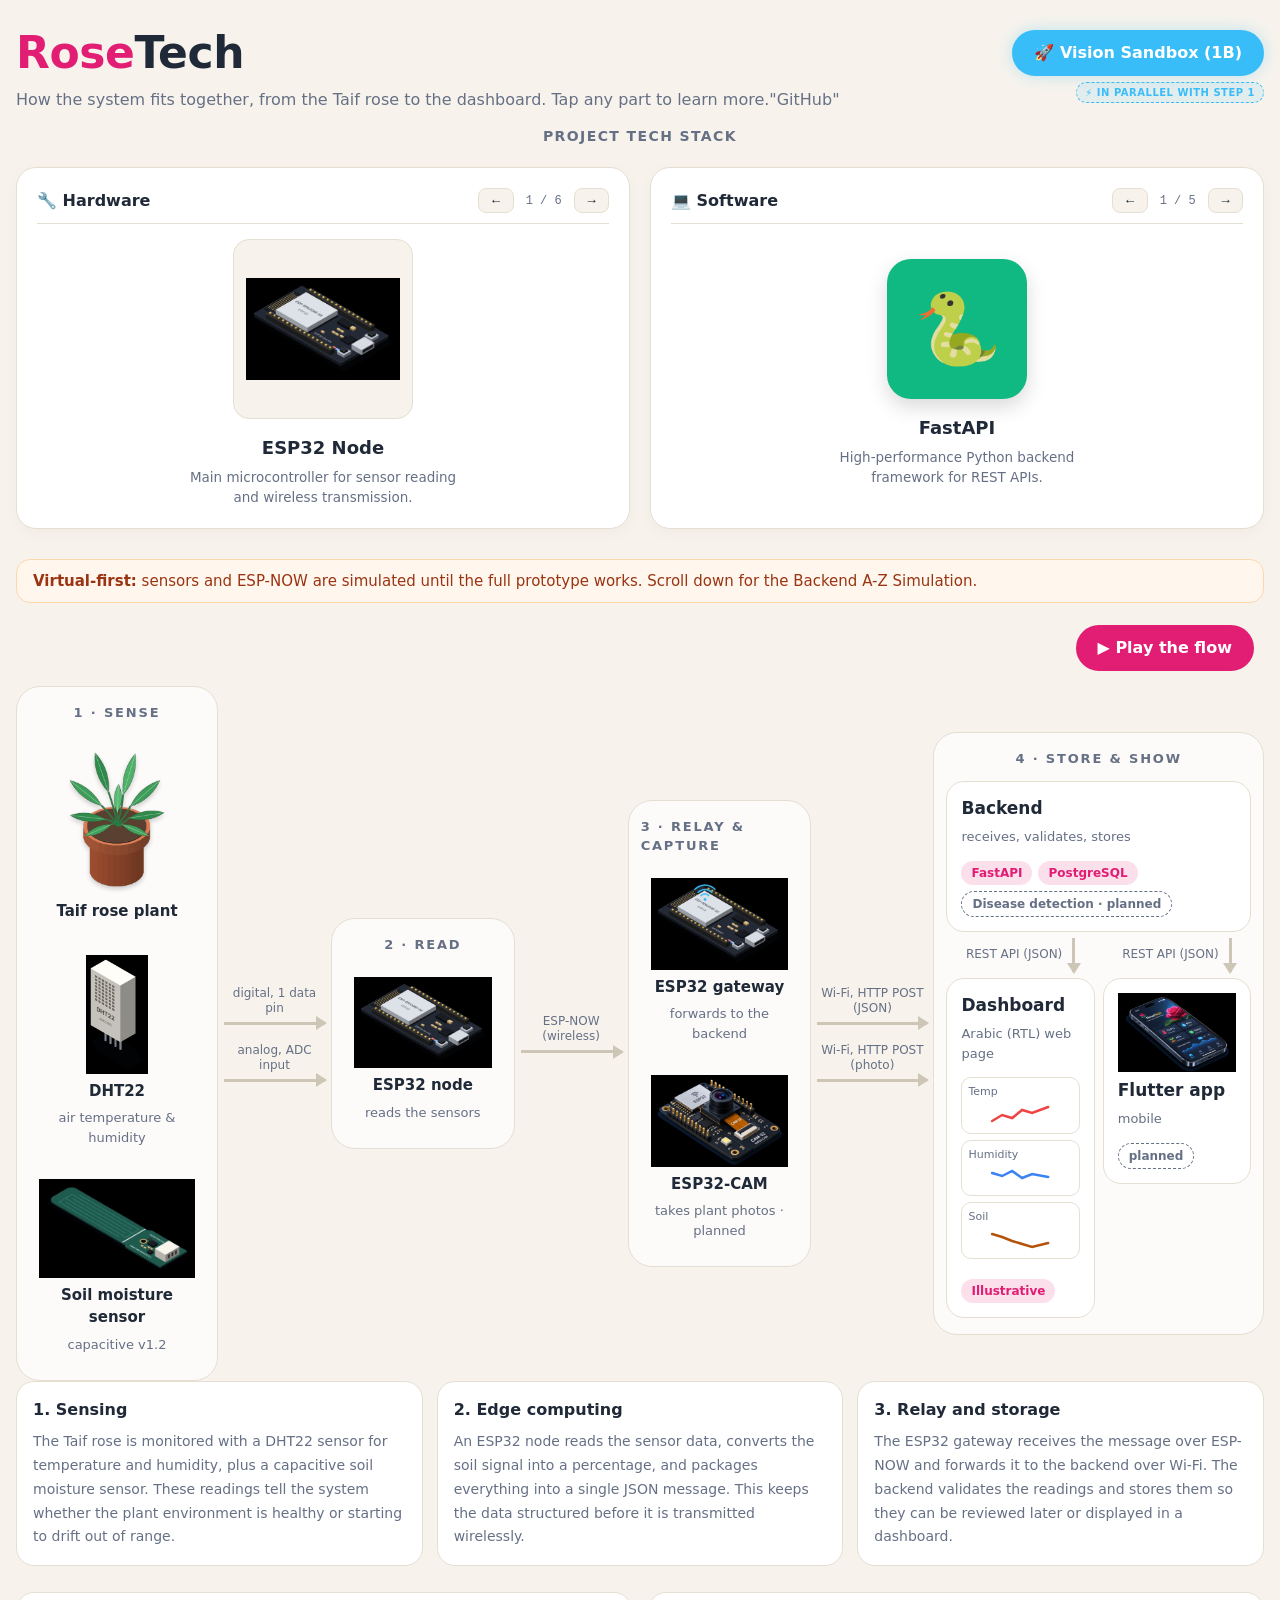
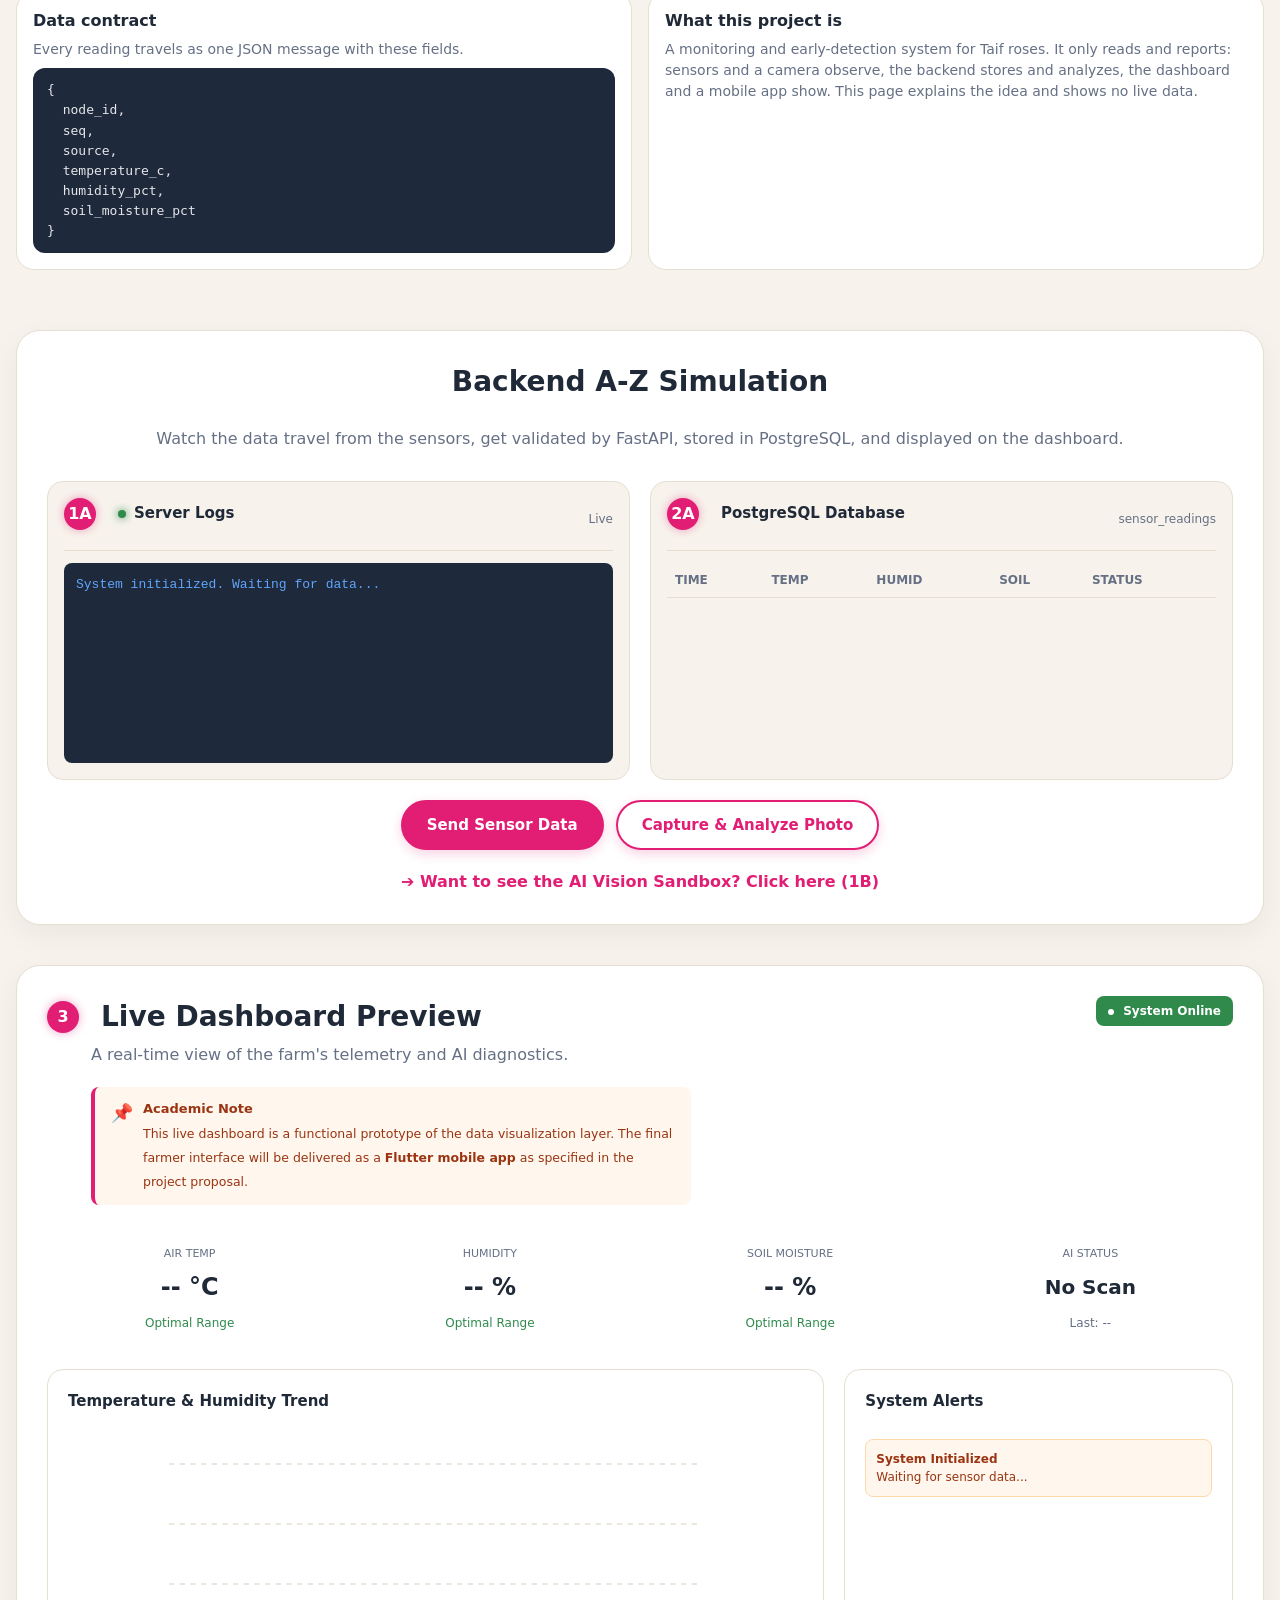
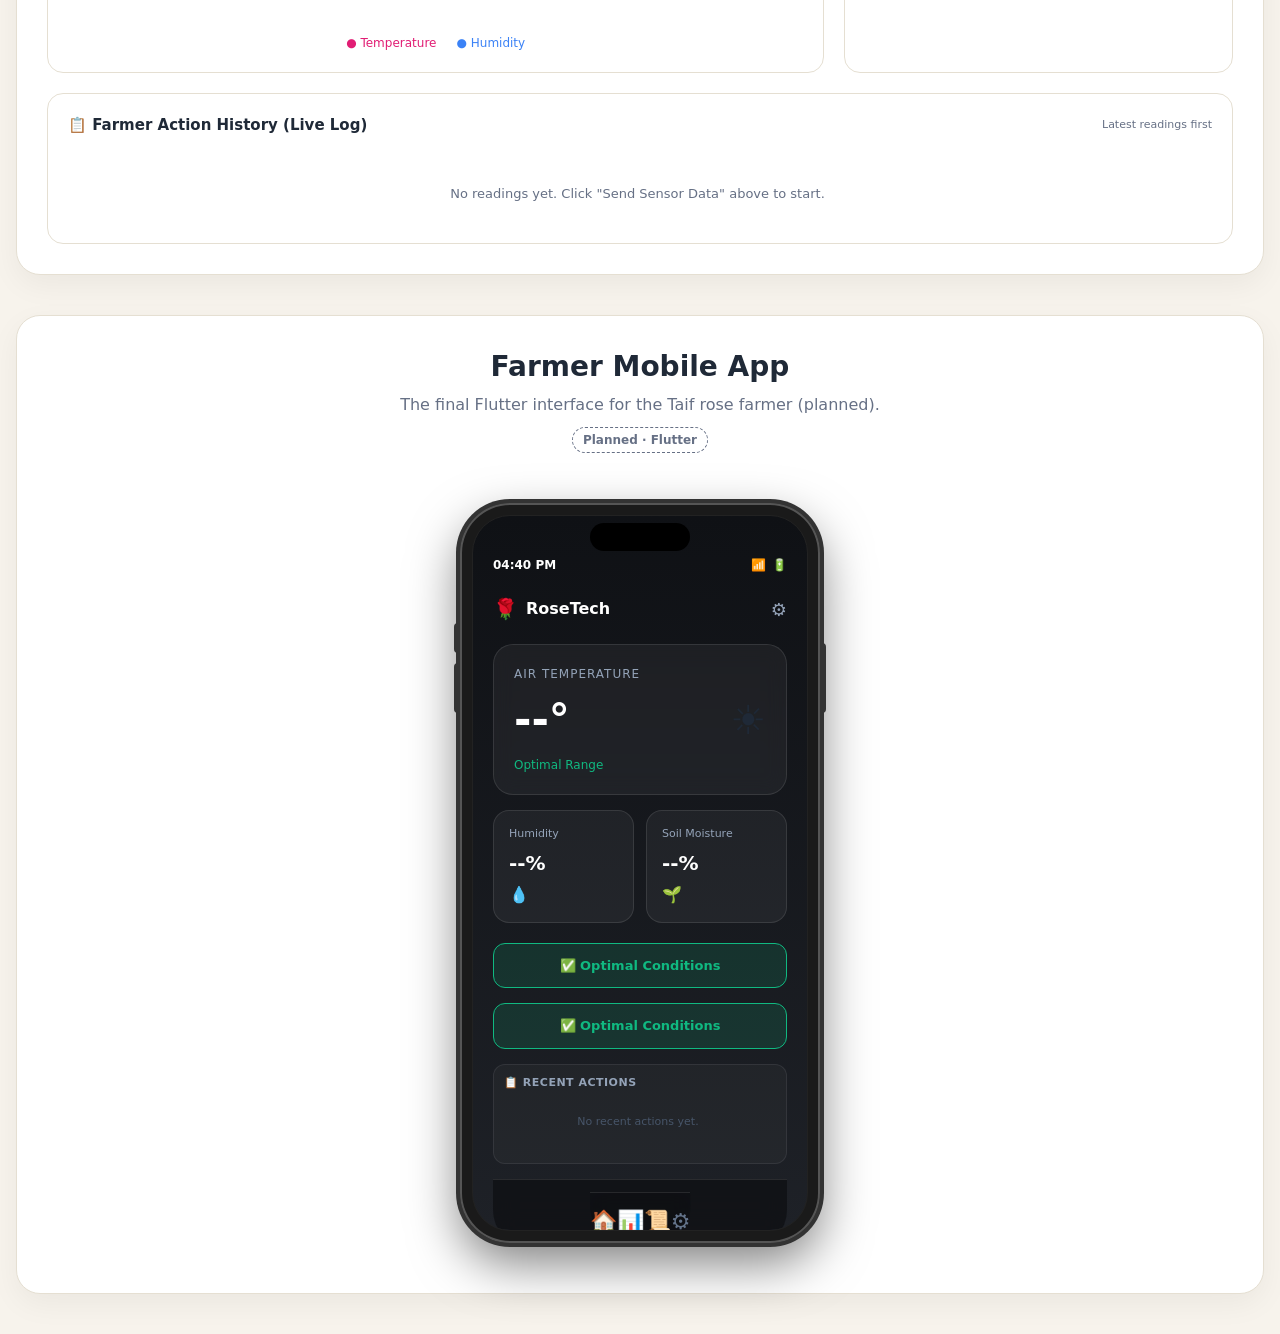
<file: index.html>
<!doctype html>
<html lang="en">
<head>
  <meta charset="utf-8">
  <meta name="viewport" content="width=device-width, initial-scale=1, viewport-fit=cover">
  <title>RoseTech: AIoT for Taif Rose</title>
  <link rel="stylesheet" href="style.css">
</head>
<body>

<header>
  <div>
    <h1><span class="r">Rose</span>Tech</h1>
    <p>How the system fits together, from the Taif rose to the dashboard. Tap any part to learn more."GitHub"</p>
  </div>
  
  <div style="display: flex; flex-direction: column; align-items: flex-end; gap: 6px;">
    <a href="cv-sandbox.html" class="btn" style="background: #38bdf8; border-color: #38bdf8; color: #fff; text-decoration: none; display: inline-flex; align-items: center; gap: 6px; box-shadow: 0 0 15px rgba(56, 189, 248, 0.3);">
      🚀 Vision Sandbox (1B)
    </a>
    <span class="parallel-badge" style="margin-left: 0; font-size: 10px; padding: 2px 8px;">
      ⚡ In Parallel with Step 1
    </span>
  </div>
</header>

<!-- =========================================
     TECH STACK SHOWCASE (NEW)
     ========================================= -->
<section class="tech-stack-section">
  <div class="tech-stack-title">Project Tech Stack</div>
  
  <div class="tech-stack-grid">
    <!-- Hardware Carousel -->
    <div class="stack-window hardware-window">
      <div class="stack-header">
        <h3>🔧 Hardware</h3>
        <div class="stack-nav">
          <button class="stack-btn" id="hw-prev">←</button>
          <span id="hw-counter">1 / 6</span>
          <button class="stack-btn" id="hw-next">→</button>
        </div>
      </div>
      <div class="stack-content">
        <img id="hw-image" src="images/esp32.jpeg" alt="Hardware Component" onerror="this.src='https://cdn-icons-png.flaticon.com/512/2103/2103391.png'">
        <div class="stack-info">
          <h4 id="hw-name">ESP32 Node</h4>
          <p id="hw-desc">Main microcontroller for sensor reading and wireless transmission.</p>
        </div>
      </div>
    </div>

    <!-- Software Carousel -->
    <div class="stack-window software-window">
      <div class="stack-header">
        <h3>💻 Software</h3>
        <div class="stack-nav">
          <button class="stack-btn" id="sw-prev">←</button>
          <span id="sw-counter">1 / 5</span>
          <button class="stack-btn" id="sw-next">→</button>
        </div>
      </div>
      <div class="stack-content">
        <div id="sw-icon" class="sw-icon" style="background: #10b981;">🐍</div>
        <div class="stack-info">
          <h4 id="sw-name">FastAPI</h4>
          <p id="sw-desc">High-performance Python backend framework for REST APIs.</p>
        </div>
      </div>
    </div>
  </div>
</section>
<div class="banner"><b>Virtual-first:</b> sensors and ESP-NOW are simulated until the full prototype works. Scroll down for the Backend A-Z Simulation.</div>
<!-- Play Button (Moved here) -->
<div class="flow-play-container">
  <button class="btn" id="play">▶ Play the flow</button>
</div>
<main class="flow">
  <!-- Stage 1: Sense -->
  <section class="stage"><h2>1 · Sense</h2>
    <button class="comp" data-id="plant">
      <img class="i-plant" src="images/plant.png" alt="Potted plant" onerror="this.src='https://cdn-icons-png.flaticon.com/512/1884/1884894.png'">
      <b>Taif rose plant</b>
    </button>
    <button class="comp" data-id="dht22">
      <img class="i-dht" src="images/dht22.jpeg" alt="DHT22 sensor" onerror="this.src='https://cdn-icons-png.flaticon.com/512/2933/2933221.png'">
      <b>DHT22</b><small>air temperature & humidity</small>
    </button>
    <button class="comp" data-id="soil">
      <img class="i-soil" src="images/soil.jpeg" alt="Capacitive soil moisture sensor" onerror="this.src='https://cdn-icons-png.flaticon.com/512/3125/3125732.png'">
      <b>Soil moisture sensor</b><small>capacitive v1.2</small>
    </button>
  </section>

  <div class="conn">
    <div class="arrow" data-c="c1a"><span>digital, 1 data pin</span><i></i></div>
    <div class="arrow" data-c="c1b"><span>analog, ADC input</span><i></i></div>
  </div>

  <!-- Stage 2: Read -->
  <section class="stage"><h2>2 · Read</h2>
    <button class="comp" data-id="node">
      <img class="i-board" src="images/esp32.jpeg" alt="ESP32 node board" onerror="this.src='https://cdn-icons-png.flaticon.com/512/2103/2103391.png'">
      <b>ESP32 node</b><small>reads the sensors</small>
    </button>
  </section>

  <div class="conn"><div class="arrow" data-c="c2"><span>ESP-NOW (wireless)</span><i></i></div></div>

  <!-- Stage 3: Relay & Capture -->
  <section class="stage"><h2>3 · Relay & Capture</h2>
    <button class="comp" data-id="gateway">
      <img class="i-board" src="images/gateway.jpeg" alt="ESP32 gateway board" onerror="this.src='https://cdn-icons-png.flaticon.com/512/1041/1041916.png'">
      <b>ESP32 gateway</b><small>forwards to the backend</small>
    </button>
    <button class="comp" data-id="cam">
      <img class="i-board" src="images/cam.jpeg" alt="ESP32-CAM board" onerror="this.src='https://cdn-icons-png.flaticon.com/512/685/685655.png'">
      <b>ESP32-CAM</b><small>takes plant photos · planned</small>
    </button>
  </section>

  <div class="conn">
    <div class="arrow" data-c="c3a"><span>Wi-Fi, HTTP POST (JSON)</span><i></i></div>
    <div class="arrow" data-c="c3b"><span>Wi-Fi, HTTP POST (photo)</span><i></i></div>
  </div>

  <!-- Stage 4: Store & Show -->
  <section class="stage"><h2>4 · Store & Show</h2>
    <div class="s4">
      <button class="comp card span" data-id="backend"><b>Backend</b><small>receives, validates, stores</small>
        <span class="chips"><span class="chip">FastAPI</span><span class="chip">PostgreSQL</span><span class="chip plan">Disease detection · planned</span></span>
      </button>
      <div class="arrow v" data-c="c4a"><span>REST API (JSON)</span><i></i></div>
      <div class="arrow v" data-c="c4b"><span>REST API (JSON)</span><i></i></div>
      <button class="comp card" data-id="dashboard"><b>Dashboard</b><small>Arabic (RTL) web page</small>
        <span class="tiles">
          <span class="tile">Temp<svg viewBox="0 0 60 24"><polyline points="2,18 12,12 22,15 32,7 42,10 58,4" fill="none" stroke="#ef4444" stroke-width="2.5" stroke-linecap="round"/></svg></span>
          <span class="tile">Humidity<svg viewBox="0 0 60 24"><polyline points="2,8 12,11 22,6 32,13 42,9 58,12" fill="none" stroke="#3b82f6" stroke-width="2.5" stroke-linecap="round"/></svg></span>
          <span class="tile">Soil<svg viewBox="0 0 60 24"><polyline points="2,6 12,9 22,13 32,16 42,19 58,15" fill="none" stroke="#b45309" stroke-width="2.5" stroke-linecap="round"/></svg></span>
        </span><span class="chips"><span class="chip">Illustrative</span></span>
      </button>
      <button class="comp card" data-id="app">
        <img class="i-app" src="images/app.jpeg" alt="Mobile app screen" onerror="this.src='https://cdn-icons-png.flaticon.com/512/2953/2953952.png'">
        <b>Flutter app</b><small>mobile</small>
        <span class="chips"><span class="chip plan">planned</span></span>
      </button>
    </div>
  </section>
</main>

<!-- EXPLAIN SECTION -->

  </div>
  <div class="explain-grid">
    <article class="explain-card">
      <h3>1. Sensing</h3>
      <p>The Taif rose is monitored with a DHT22 sensor for temperature and humidity, plus a capacitive soil moisture sensor. These readings tell the system whether the plant environment is healthy or starting to drift out of range.</p>
    </article>
    <article class="explain-card">
      <h3>2. Edge computing</h3>
      <p>An ESP32 node reads the sensor data, converts the soil signal into a percentage, and packages everything into a single JSON message. This keeps the data structured before it is transmitted wirelessly.</p>
    </article>
    <article class="explain-card">
      <h3>3. Relay and storage</h3>
      <p>The ESP32 gateway receives the message over ESP-NOW and forwards it to the backend over Wi-Fi. The backend validates the readings and stores them so they can be reviewed later or displayed in a dashboard.</p>
    </article>
  </div>
</section>

<section class="contract">
  <div>
    <h3>Data contract</h3>
    <p>Every reading travels as one JSON message with these fields.</p>
    <pre>{
  node_id,
  seq,
  source,
  temperature_c,
  humidity_pct,
  soil_moisture_pct
}</pre>
  </div>
  <div>
    <h3>What this project is</h3>
    <p>A monitoring and early-detection system for Taif roses. It only reads and reports: sensors and a camera observe, the backend stores and analyzes, the dashboard and a mobile app show. This page explains the idea and shows no live data.</p>
  </div>
</section>

<!-- BACKEND A-Z SIMULATION -->
<section class="sim-section">
  <h2>Backend A-Z Simulation</h2>
  <p>Watch the data travel from the sensors, get validated by FastAPI, stored in PostgreSQL, and displayed on the dashboard.</p>
  
  <div class="sim-grid">
    <div class="sim-panel">
      <div class="sim-header">
        <div class="section-header-flex">
          <span class="step-badge">1A</span>
          <h4><span class="dot"></span> Server Logs</h4>
        </div>
        <span style="font-size: 12px; color: var(--muted);">Live</span>
      </div>
      <div class="log-window" id="log-window">
        <div class="log-line info">System initialized. Waiting for data...</div>
      </div>
    </div>
    
    <div class="sim-panel">
      <div class="sim-header">
        <div class="section-header-flex">
          <span class="step-badge">2A</span>
          <h4>PostgreSQL Database</h4>
        </div>
        <span style="font-size: 12px; color: var(--muted);">sensor_readings</span>
      </div>
      <div style="overflow-x: auto;">
        <table class="db-table" id="db-table">
          <thead>
            <tr>
              <th>Time</th>
              <th>Temp</th>
              <th>Humid</th>
              <th>Soil</th>
              <th>Status</th>
            </tr>
          </thead>
          <tbody></tbody>
        </table>
      </div>
    </div>
  </div>
  
  <div class="sim-controls">
    <button class="btn btn-sim" id="btn-sensor">Send Sensor Data</button>
    <button class="btn btn-sim ghost" id="btn-camera">Capture & Analyze Photo</button>
  </div>
  
  <div style="text-align: center; margin-top: 20px;">
    <a href="cv-sandbox.html" style="color: var(--accent); font-weight: 600; text-decoration: none; display: inline-flex; align-items: center; gap: 6px;">
      ➔ Want to see the AI Vision Sandbox? Click here (1B)
    </a>
  </div>
</section>

<!-- =========================================
     LIVE DASHBOARD PREVIEW
     ========================================= -->
<section class="sim-section" id="live-dashboard" style="margin-top: 40px;">
  <div class="section-top-flex">
    <div class="section-title-group">
      <div class="section-header-row">
        <span class="step-badge">3</span>
        <h2 class="section-header-title">Live Dashboard Preview</h2>
      </div>
      <p class="section-subtitle">A real-time view of the farm's telemetry and AI diagnostics.</p>
      
      <!-- Academic Note Card -->
      <div class="academic-note-card">
        <span class="note-icon">📌</span>
        <div>
          <span class="note-title">Academic Note</span>
          <span class="note-text">
            This live dashboard is a functional prototype of the data visualization layer. The final farmer interface will be delivered as a <b>Flutter mobile app</b> as specified in the project proposal.
          </span>
        </div>
      </div>
    </div>

    <span class="chip system-status-chip">
      <span class="dot system-status-dot"></span> System Online
    </span>
  </div>

  <!-- KPI Cards -->
  <div class="dashboard-kpi-grid">
    <div class="glass-card kpi-card">
      <small class="kpi-label">Air Temp</small>
      <h3 id="dash-temp" class="kpi-value">-- °C</h3>
      <span class="kpi-subtext">Optimal Range</span>
    </div>
    <div class="glass-card kpi-card">
      <small class="kpi-label">Humidity</small>
      <h3 id="dash-hum" class="kpi-value">-- %</h3>
      <span class="kpi-subtext">Optimal Range</span>
    </div>
    <div class="glass-card kpi-card">
      <small class="kpi-label">Soil Moisture</small>
      <h3 id="dash-soil" class="kpi-value">-- %</h3>
      <span class="kpi-subtext">Optimal Range</span>
    </div>
    <div class="glass-card kpi-card">
      <small class="kpi-label">AI Status</small>
      <h3 id="dash-ai" class="kpi-value small">No Scan</h3>
      <span class="kpi-subtext muted">Last: --</span>
    </div>
  </div>

  <!-- Charts & Alerts Row -->
  <div class="dashboard-charts-row">
    <div class="sim-panel dashboard-chart-panel">
      <div class="sim-header" style="border-bottom: none; padding-bottom: 0;">
        <h4>Temperature & Humidity Trend</h4>
      </div>
      <div style="height: 200px; position: relative;">
        <svg viewBox="0 0 400 150" class="dashboard-chart-svg">
          <defs>
            <linearGradient id="tempGrad" x1="0" y1="0" x2="0" y2="1">
              <stop offset="0%" stop-color="var(--accent)" stop-opacity="0.3"/>
              <stop offset="100%" stop-color="var(--accent)" stop-opacity="0"/>
            </linearGradient>
          </defs>
          <line x1="0" y1="30" x2="400" y2="30" stroke="var(--bd)" stroke-width="1" stroke-dasharray="4"/>
          <line x1="0" y1="75" x2="400" y2="75" stroke="var(--bd)" stroke-width="1" stroke-dasharray="4"/>
          <line x1="0" y1="120" x2="400" y2="120" stroke="var(--bd)" stroke-width="1" stroke-dasharray="4"/>
          <polygon id="temp-area" points="0,150" fill="url(#tempGrad)" />
          <polyline id="temp-line" points="0,75" fill="none" stroke="var(--accent)" stroke-width="3" stroke-linecap="round"/>
          <polyline id="hum-line" points="0,75" fill="none" stroke="var(--blue)" stroke-width="2" stroke-dasharray="5" stroke-linecap="round"/>
        </svg>
      </div>
      <div class="dashboard-chart-legend">
        <span class="legend-temp">● Temperature</span>
        <span class="legend-hum">● Humidity</span>
      </div>
    </div>

    <div class="sim-panel dashboard-alerts-panel">
      <div class="sim-header" style="border-bottom: none; padding-bottom: 0;">
        <h4>System Alerts</h4>
      </div>
      <div id="dash-alerts" class="dashboard-alerts-list">
        <div class="alert-item-initial">
          <b>System Initialized</b><br>Waiting for sensor data...
        </div>
      </div>
    </div>
  </div>

  <!-- Farmer History Log -->
  <div class="sim-panel history-log-panel">
    <div class="sim-header history-log-header">
      <h4>📋 Farmer Action History (Live Log)</h4>
      <span style="font-size: 11px; color: var(--muted);">Latest readings first</span>
    </div>
    <div id="dash-history" class="history-log-list">
      <div class="history-log-empty">
        No readings yet. Click "Send Sensor Data" above to start.
      </div>
    </div>
  </div>
</section>





<!-- =========================================
     FARMER MOBILE APP MOCKUP (NEW)
     ========================================= -->
<section class="sim-section" id="phone-mockup" style="margin-top: 40px; display: flex; flex-direction: column; align-items: center;">
  <div style="text-align: center; margin-bottom: 30px;">
    <h2 style="margin: 0; font-size: 28px;">Farmer Mobile App</h2>
    <p style="margin: 5px 0 0; color: var(--muted);">The final Flutter interface for the Taif rose farmer (planned).</p>
    <span class="chip plan" style="margin-top: 10px; display: inline-block;">Planned · Flutter</span>
  </div>

  <!-- Phone Frame -->
  <div class="phone-wrapper">
    <div class="phone-frame">
      <!-- Dynamic Island -->
      <div class="phone-island"></div>
      
      <!-- Side Buttons -->
      <div class="phone-btn-left-1"></div>
      <div class="phone-btn-left-2"></div>
      <div class="phone-btn-right"></div>

      <!-- Screen -->
      <div class="phone-screen">
        <!-- Status Bar -->
        <div class="phone-status-bar">
          <span id="phone-time">9:41</span>
          <div class="phone-icons">
            <span>📶</span>
            <span>🔋</span>
          </div>
        </div>

        <!-- App Header -->
        <div class="phone-app-header">
          <div style="display: flex; align-items: center; gap: 8px;">
            <span style="font-size: 20px;">🌹</span>
            <span style="font-weight: 700; font-size: 16px; color: #fff;">RoseTech</span>
          </div>
          <span style="font-size: 18px; color: #94a3b8;">⚙️</span>
        </div>

        <!-- Main Temp Card -->
        <div class="phone-main-card">
          <div style="font-size: 12px; color: #94a3b8; text-transform: uppercase; letter-spacing: 1px; margin-bottom: 5px;">Air Temperature</div>
          <div style="display: flex; align-items: center; justify-content: space-between;">
            <div id="phone-temp" style="font-size: 42px; font-weight: 800; color: #fff;">--°</div>
            <div style="font-size: 40px;">☀️</div>
          </div>
          <div style="font-size: 12px; color: #10b981; margin-top: 5px;">Optimal Range</div>
        </div>

        <!-- Grid Cards -->
        <div class="phone-grid">
          <div class="phone-small-card">
            <div style="font-size: 11px; color: #94a3b8;">Humidity</div>
            <div id="phone-hum" style="font-size: 20px; font-weight: 700; color: #fff;">--%</div>
            <div style="font-size: 16px;">💧</div>
          </div>
          <div class="phone-small-card">
            <div style="font-size: 11px; color: #94a3b8;">Soil Moisture</div>
            <div id="phone-soil" style="font-size: 20px; font-weight: 700; color: #fff;">--%</div>
            <div style="font-size: 16px;">🌱</div>
          </div>
        </div>

        <!-- Status Alert -->
        <div id="phone-status" class="phone-alert" style="background: rgba(16, 185, 129, 0.15); border: 1px solid #10b981; color: #10b981;">
          ✅ Optimal Conditions
        </div>



        <!-- Phone Status Alert (الموجود مسبقاً) -->
        <div id="phone-status" class="phone-alert" style="background: rgba(16, 185, 129, 0.15); border: 1px solid #10b981; color: #10b981;">
          ✅ Optimal Conditions
        </div>

        <!-- Phone Mini History Log (NEW) -->
        <div class="phone-history-container">
          <div class="phone-history-header">
            <span>📋 Recent Actions</span>
          </div>
          <div id="phone-history-list" class="phone-history-list">
            <!-- سيتم إضافة العناصر هنا تلقائياً -->
            <div class="phone-history-empty">No recent actions yet.</div>
          </div>
        </div>

        <!-- Bottom Nav -->
        <div class="phone-bottom-nav">




        <!-- Bottom Nav -->
        <div class="phone-bottom-nav">
          <span style="color: #e11d74;">🏠</span>
          <span>📊</span>
          <span>📜</span>
          <span>⚙️</span>
        </div>
      </div>
    </div>
  </div>
</section>









<!-- SIDEBAR PANEL -->
<aside id="panel" hidden aria-live="polite">
  <button id="close" aria-label="Close">×</button>
  <div id="pstep"></div><h3 id="pt"></h3><p id="pd"></p>
  <dl id="rs"><dt>Receives</dt><dd id="pr"></dd><dt>Sends</dt><dd id="ps"></dd></dl>
  <span id="badge" hidden></span>
  <div id="nav" hidden><button class="btn ghost" id="back">Back</button><button class="btn" id="next">Next</button><button class="btn ghost" id="stop">Stop</button></div>
</aside>

<script src="script.js"></script>
</body>
</html>
</file>
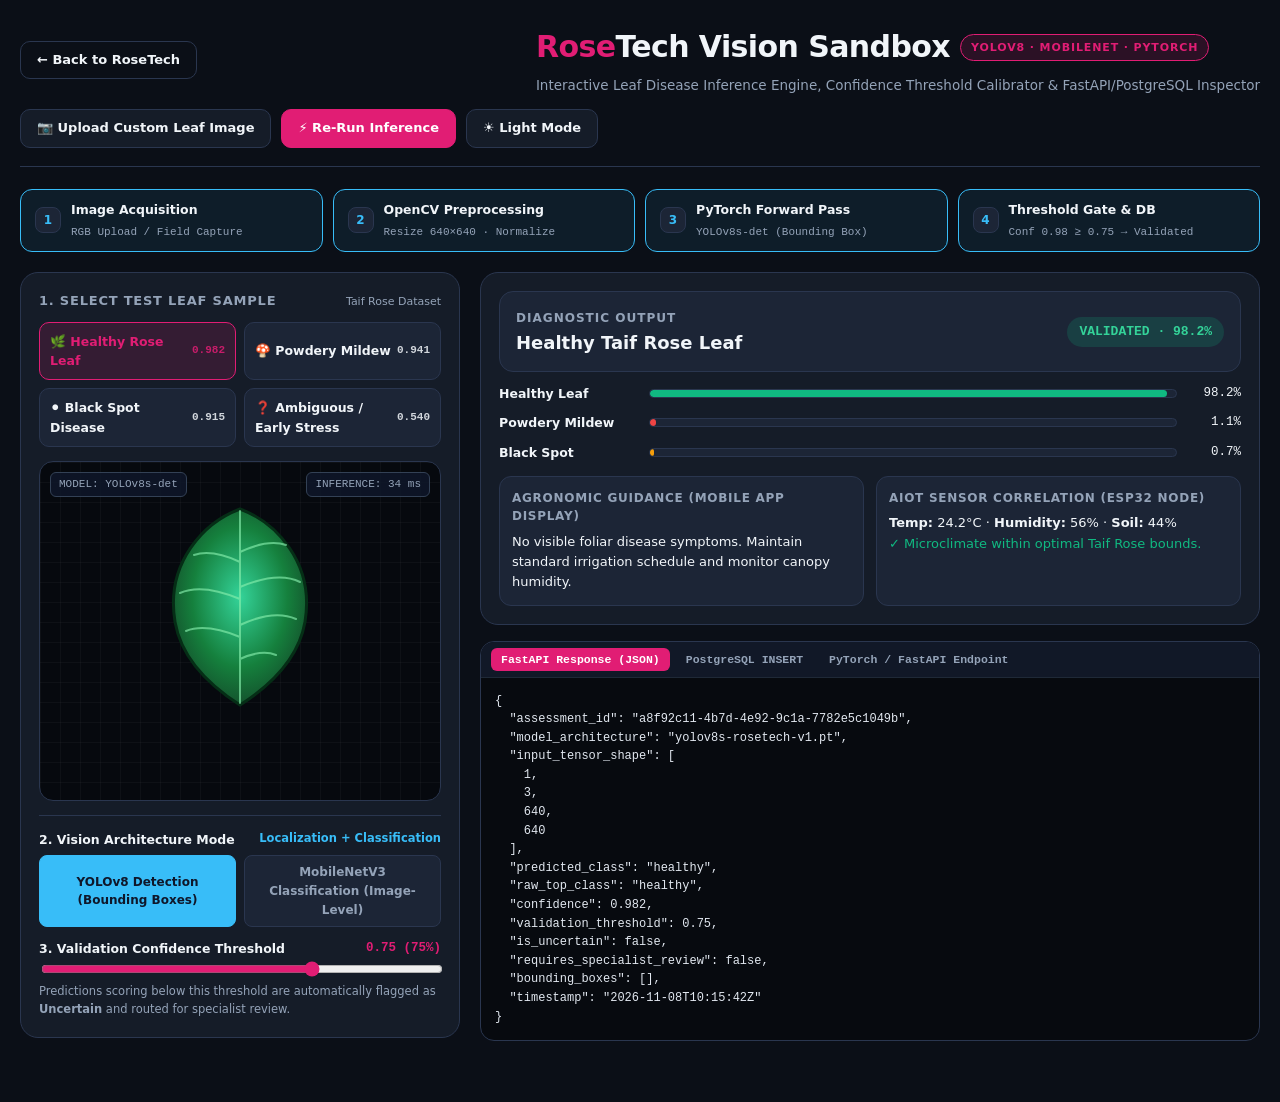
<file: cv-sandbox.html>
<!doctype html>
<html lang="en">
<head>
  <meta charset="utf-8">
  <meta name="viewport" content="width=device-width, initial-scale=1">
  <title>RoseTech · Computer Vision Sandbox (YOLOv8 / PyTorch)</title>
  <link rel="stylesheet" href="cv-style.css">
</head>
<body>

<div class="wrap">
  <header>
    <a href="index.html" class="btn" style="background: transparent; border: 1px solid var(--border); color: var(--ink); text-decoration: none;">← Back to RoseTech</a>
    <div class="title-group">
      <h1>
        <span><span class="rose">Rose</span>Tech Vision Sandbox</span>
        <span class="badge-pill">YOLOv8 · MobileNet · PyTorch</span>
      </h1>
      <p>Interactive Leaf Disease Inference Engine, Confidence Threshold Calibrator & FastAPI/PostgreSQL Inspector</p>
    </div>
    <div class="top-controls">
      <label class="btn" for="uploadInput">📷 Upload Custom Leaf Image</label>
      <input type="file" id="uploadInput" accept="image/*" hidden>
      <button class="btn primary" id="rescanBtn">⚡ Re-Run Inference</button>
      <button class="btn" id="themeToggle">☀️ Light Mode</button>
    </div>
  </header>

  <!-- 4-STAGE OPENCV & PYTORCH PIPELINE -->
  <section class="cv-pipeline" aria-label="Computer Vision Pipeline">
    <div class="pipe-step active" id="p1">
      <div class="pipe-num">1</div>
      <div><b>Image Acquisition</b><small>RGB Upload / Field Capture</small></div>
    </div>
    <div class="pipe-step active" id="p2">
      <div class="pipe-num">2</div>
      <div><b>OpenCV Preprocessing</b><small>Resize 640×640 · Normalize</small></div>
    </div>
    <div class="pipe-step active" id="p3">
      <div class="pipe-num">3</div>
      <div><b>PyTorch Forward Pass</b><small id="pipeArchText">YOLOv8s-det (Bounding Box)</small></div>
    </div>
    <div class="pipe-step active" id="p4">
      <div class="pipe-num">4</div>
      <div><b>Threshold Gate & DB</b><small id="pipeGateText">Conf ≥ 0.75 → Validated</small></div>
    </div>
  </section>

  <!-- MAIN WORKSPACE -->
  <main class="sandbox-grid">
    <!-- LEFT COLUMN -->
    <div class="card">
      <div style="display:flex; justify-content:space-between; align-items:center; margin-bottom:10px;">
        <b style="font-size:13px; text-transform:uppercase; letter-spacing:0.06em; color:var(--muted);">1. Select Test Leaf Sample</b>
        <span style="font-size:11px; color:var(--muted);">Taif Rose Dataset</span>
      </div>

      <div class="sample-tabs">
        <button class="s-tab active" data-case="healthy"><span>🌿 Healthy Rose Leaf</span><span class="conf-tag">0.982</span></button>
        <button class="s-tab" data-case="mildew"><span>🍄 Powdery Mildew</span><span class="conf-tag">0.941</span></button>
        <button class="s-tab" data-case="blackspot"><span>⚫ Black Spot Disease</span><span class="conf-tag">0.915</span></button>
        <button class="s-tab" data-case="uncertain"><span>❓ Ambiguous / Early Stress</span><span class="conf-tag">0.540</span></button>
      </div>

      <div class="viewport" id="viewport">
        <div class="laser" id="laser"></div>
        <div class="viewport-hud">
          <span class="hud-tag" id="hudModel">MODEL: YOLOv8s-det</span>
          <span class="hud-tag" id="hudLatency">INFERENCE: 38 ms</span>
        </div>
        <img id="customImg" alt="Uploaded leaf" hidden>
        <svg id="leafSvg" viewBox="0 0 240 240" width="240" height="240">
          <defs>
            <radialGradient id="leafGrad" cx="50%" cy="45%" r="55%">
              <stop offset="0%" stop-color="#34d399"/>
              <stop offset="65%" stop-color="#15803d"/>
              <stop offset="100%" stop-color="#14532d"/>
            </radialGradient>
          </defs>
          <path d="M120 22 C155 35, 195 75, 185 135 C178 175, 145 202, 120 218 C95 202, 62 175, 55 135 C45 75, 85 35, 120 22 Z" fill="url(#leafGrad)" stroke="#052e16" stroke-width="3"/>
          <path d="M120 24 L120 216 M120 65 Q148 52 166 58 M120 100 Q158 84 180 95 M120 138 Q154 122 176 132 M120 172 Q142 162 156 168 M120 75 Q92 62 74 68 M120 112 Q82 96 60 106 M120 150 Q86 136 66 144" stroke="#86efac" stroke-width="2" stroke-linecap="round" fill="none" opacity="0.65"/>
          <g id="lesionLayer"></g>
        </svg>
        <div id="bboxContainer"></div>
      </div>

      <div class="control-row">
        <div>
          <div class="slider-head" style="margin-bottom:6px;">
            <span>2. Vision Architecture Mode</span>
            <span id="archHint" style="color:var(--blue); font-size:11.5px;">Localization + Classification</span>
          </div>
          <div class="model-switch">
            <button class="m-btn active" data-arch="yolov8">YOLOv8 Detection (Bounding Boxes)</button>
            <button class="m-btn" data-arch="mobilenet">MobileNetV3 Classification (Image-Level)</button>
          </div>
        </div>
        <div>
          <div class="slider-head">
            <span>3. Validation Confidence Threshold</span>
            <span id="threshVal" style="font-family:monospace; color:var(--accent);">0.75 (75%)</span>
          </div>
          <input type="range" id="threshSlider" min="0.30" max="0.96" step="0.01" value="0.75">
          <small style="color:var(--muted); font-size:11.5px; display:block;">Predictions scoring below this threshold are automatically flagged as <b>Uncertain</b> and routed for specialist review.</small>
        </div>
      </div>
    </div>

    <!-- RIGHT COLUMN -->
    <div class="right-col">
      <div class="card">
        <div class="status-banner" id="statusBanner">
          <div>
            <small style="text-transform:uppercase; letter-spacing:0.08em; font-weight:700; color:var(--muted);">Diagnostic Output</small>
            <h2 id="predTitle">Healthy Taif Rose Leaf</h2>
          </div>
          <span class="status-pill" id="predBadge">CONFIRMED · 98.2%</span>
        </div>

        <div class="prob-list">
          <div class="prob-item"><b>Healthy Leaf</b><div class="prob-track"><div class="prob-fill" id="barHealthy" style="width:98.2%; background:var(--green);"></div></div><span id="valHealthy" style="font-family:monospace; text-align:right;">98.2%</span></div>
          <div class="prob-item"><b>Powdery Mildew</b><div class="prob-track"><div class="prob-fill" id="barMildew" style="width:1.1%; background:var(--red);"></div></div><span id="valMildew" style="font-family:monospace; text-align:right;">1.1%</span></div>
          <div class="prob-item"><b>Black Spot</b><div class="prob-track"><div class="prob-fill" id="barSpot" style="width:0.7%; background:var(--amber);"></div></div><span id="valSpot" style="font-family:monospace; text-align:right;">0.7%</span></div>
        </div>

        <div class="guidance-grid">
          <div class="guide-box"><h4>Agronomic Guidance (Mobile App Display)</h4><p id="guideEn">No visible foliar disease symptoms...</p></div>
          <div class="guide-box"><h4>AIoT Sensor Correlation (ESP32 Node)</h4><p id="sensorContext"><b>Temp:</b> 24.2°C · <b>Humidity:</b> 56% · <b>Soil:</b> 44%<br><span style="color:var(--green);">✓ Microclimate unfavorable for fungal spore germination.</span></p></div>
        </div>
      </div>

      <div class="code-card">
        <div class="code-tabs">
          <button class="c-tab active" data-code="json">FastAPI Response (JSON)</button>
          <button class="c-tab" data-code="sql">PostgreSQL INSERT</button>
          <button class="c-tab" data-code="python">PyTorch / FastAPI Endpoint</button>
        </div>
        <pre id="codeDisplay"></pre>
      </div>
    </div>
  </main>
</div>

<script src="cv-script.js"></script>
</body>
</html>
</file>
<file: style.css>
/* =========================================
   ROOT VARIABLES & RESET
   ========================================= */
:root {
  --bg: #f7f3ec;
  --card: #fff;
  --ink: #1f2937;
  --muted: #667085;
  --line: #cdc6b6;
  --accent: #e11d74;
  --green: #2f8a4c;
  --bd: #e5dfd2;
  --warn: #fff7ed;
  --warnbd: #fed7aa;
  --warnink: #9a3412;
  --code: #1e293b;
  --blue: #3b82f6;
  box-sizing: border-box;
  padding-top: env(safe-area-inset-top, 0px);
  padding-bottom: env(safe-area-inset-bottom, 0px);
}

@media (prefers-color-scheme: dark) {
  :root:not([data-theme="light"]) {
    --bg: #14161a;
    --card: #1e2127;
    --ink: #e8eaed;
    --muted: #9aa3af;
    --line: #454b56;
    --accent: #ff5fa2;
    --green: #5cc07a;
    --bd: #2c3038;
    --warn: #2a1f16;
    --warnbd: #5a3a1c;
    --warnink: #fdba74;
  }
}

html { scroll-padding-top: env(safe-area-inset-top, 0px); }
* { box-sizing: border-box; }
[hidden] { display: none !important; }

body {
  margin: 0;
  background: var(--bg);
  color: var(--ink);
  font: 16px/1.5 Inter, system-ui, -apple-system, "Segoe UI", sans-serif;
  padding: 20px 16px 40px;
  transition: padding 0.2s;
}

/* HEADER */
header {
  max-width: 1400px;
  margin: 0 auto 14px;
  display: flex;
  flex-wrap: wrap;
  align-items: center;
  justify-content: space-between;
  gap: 12px;
}
h1 { margin: 0; font-size: clamp(28px, 5vw, 44px); letter-spacing: -0.01em; }
h1 .r { color: var(--accent); }
header p { margin: 2px 0 0; color: var(--muted); }

.btn {
  font: inherit;
  font-weight: 600;
  border: 2px solid var(--accent);
  background: var(--accent);
  color: #fff;
  border-radius: 999px;
  padding: 9px 20px;
  cursor: pointer;
  transition: all 0.2s;
}
.btn.ghost { background: transparent; color: var(--accent); }
.btn:disabled { opacity: 0.4; cursor: default; }

.banner {
  max-width: 1400px;
  margin: 0 auto 22px;
  padding: 10px 16px;
  border-radius: 14px;
  background: var(--warn);
  border: 1px solid var(--warnbd);
  color: var(--warnink);
  font-size: 15px;
}

/* FLOW GRID */
.flow {
  max-width: 1400px;
  margin: 0 auto;
  display: grid;
  grid-template-columns: 1.1fr 0.55fr 1fr 0.55fr 1fr 0.6fr 1.8fr;
  align-items: center;
  gap: 6px;
}
.stage {
  display: flex;
  flex-direction: column;
  align-items: center;
  gap: 12px;
  background: color-mix(in srgb, var(--card) 70%, transparent);
  border: 1px solid var(--bd);
  border-radius: 24px;
  padding: 16px 12px;
}
.stage h2 {
  margin: 0;
  font-size: 13px;
  letter-spacing: 0.14em;
  text-transform: uppercase;
  color: var(--muted);
}
.comp {
  font: inherit;
  color: inherit;
  background: none;
  border: 2px solid transparent;
  border-radius: 18px;
  padding: 8px;
  cursor: pointer;
  display: flex;
  flex-direction: column;
  align-items: center;
  gap: 6px;
  text-align: center;
  transition: transform 0.15s, opacity 0.2s, border-color 0.2s;
}
.comp:hover { transform: translateY(-3px); }
.comp:focus-visible, .btn:focus-visible, #close:focus-visible { outline: 3px solid var(--accent); outline-offset: 2px; }
.comp img { display: block; max-width: 100%; height: auto; }
.comp b { font-size: 15px; }
.comp small { color: var(--muted); font-size: 13px; }
.comp.on { border-color: var(--accent); background: var(--card); }
.dim { opacity: 0.35; }

.i-plant { width: 110px; }
.i-dht { width: 62px; }
.i-soil { width: 170px; }
.i-board { width: 100%; max-width: 240px; }

.card {
  width: 100%;
  background: var(--card);
  border: 1px solid var(--bd);
  border-radius: 18px;
  padding: 14px;
  align-items: stretch;
  text-align: left;
}
.card b { font-size: 17px; }
.chips { display: flex; flex-wrap: wrap; gap: 6px; margin-top: 8px; }
.chip {
  font-size: 12px;
  font-weight: 600;
  padding: 3px 10px;
  border-radius: 999px;
  background: color-mix(in srgb, var(--accent) 14%, transparent);
  color: var(--accent);
}
.chip.plan { background: transparent; border: 1px dashed var(--muted); color: var(--muted); }

.tiles { display: grid; grid-template-columns: 1fr; gap: 6px; margin: 8px 0 6px; }
.tile { border: 1px solid var(--bd); border-radius: 10px; padding: 6px; font-size: 11px; color: var(--muted); }
.tile svg { width: 100%; height: 24px; display: block; margin-top: 2px; }

.s4 { display: grid; grid-template-columns: 1fr 1fr; gap: 6px 8px; width: 100%; align-items: start; }
.s4 .span { grid-column: 1 / -1; }
.i-app { width: 100%; max-width: 150px; }

.conn { display: flex; flex-direction: column; gap: 18px; align-items: stretch; justify-content: center; }
.arrow {
  color: var(--line);
  display: flex;
  flex-direction: column;
  align-items: center;
  gap: 6px;
  font-size: 12px;
  line-height: 1.25;
  text-align: center;
  transition: color 0.2s, opacity 0.2s;
}
.arrow span { color: var(--muted); }
.arrow i {
  display: block;
  position: relative;
  width: 100%;
  min-width: 48px;
  height: 3px;
  background: currentColor;
}
.arrow i::after {
  content: "";
  position: absolute;
  right: -2px;
  top: 50%;
  transform: translateY(-50%);
  border: 7px solid transparent;
  border-right: 0;
  border-left: 11px solid currentColor;
}
.arrow.on { color: var(--accent); }
.arrow.on i { animation: pulse 1.1s ease-in-out infinite; }

@keyframes pulse { 50% { opacity: 0.45; } }

.arrow.v { flex-direction: row; gap: 10px; justify-content: center; }
.arrow.v i, .v-m .arrow i { width: 3px; height: 34px; min-width: 0; }
.arrow.v i::after, .v-m .arrow i::after {
  right: auto;
  left: 50%;
  top: auto;
  bottom: -2px;
  transform: translateX(-50%);
  border: 7px solid transparent;
  border-bottom: 0;
  border-top: 11px solid currentColor;
}

/* EXPLAIN & CONTRACT */
.explain { max-width: 1400px; margin: 26px auto 0; }
.explain h2 { margin: 0 0 12px; font-size: clamp(22px, 3vw, 30px); }
.explain-grid { display: grid; grid-template-columns: repeat(3, minmax(0, 1fr)); gap: 14px; }
.explain-card { background: var(--card); border: 1px solid var(--bd); border-radius: 18px; padding: 16px; }
.explain-card h3 { margin: 0 0 8px; font-size: 16px; }
.explain-card p { margin: 0; color: var(--muted); font-size: 14px; line-height: 1.7; }

.contract { max-width: 1400px; margin: 26px auto 0; display: grid; gap: 16px; grid-template-columns: 1fr 1fr; }
.contract > div { background: var(--card); border: 1px solid var(--bd); border-radius: 18px; padding: 16px; }
.contract h3 { margin: 0 0 6px; font-size: 16px; }
.contract p { margin: 0; color: var(--muted); font-size: 14px; }
pre {
  margin: 8px 0 0;
  background: var(--code);
  color: #e5e7eb;
  border-radius: 12px;
  padding: 12px 14px;
  font: 13px/1.55 "DejaVu Sans Mono", ui-monospace, monospace;
  overflow-x: auto;
}

/* STEP BADGES */
.step-badge {
  display: inline-flex;
  align-items: center;
  justify-content: center;
  width: 32px;
  height: 32px;
  background: var(--accent);
  color: #fff;
  font-weight: 800;
  font-size: 16px;
  border-radius: 50%;
  margin-right: 12px;
  box-shadow: 0 0 10px rgba(225, 29, 116, 0.4);
  flex-shrink: 0;
}
.section-header-flex {
  display: flex;
  align-items: center;
  gap: 10px;
  margin-bottom: 10px;
}
.parallel-badge {
  display: inline-flex;
  align-items: center;
  gap: 6px;
  background: rgba(56, 189, 248, 0.1);
  border: 1px dashed #38bdf8;
  color: #38bdf8;
  font-size: 11px;
  font-weight: 700;
  padding: 3px 10px;
  border-radius: 999px;
  margin-left: 8px;
  text-transform: uppercase;
  letter-spacing: 0.05em;
  animation: pulse 2s infinite;
}

/* BACKEND SIMULATION */
.sim-section {
  max-width: 1400px;
  margin: 60px auto 0;
  background: var(--card);
  border: 1px solid var(--bd);
  border-radius: 24px;
  padding: 30px;
  box-shadow: 0 10px 30px rgba(0,0,0,0.05);
}
.sim-section h2 { margin-top: 0; text-align: center; font-size: 28px; }
.sim-section > p { text-align: center; color: var(--muted); margin-bottom: 30px; }

.sim-grid { display: grid; grid-template-columns: 1fr 1fr; gap: 20px; }
.sim-panel { background: var(--bg); border: 1px solid var(--bd); border-radius: 16px; padding: 16px; display: flex; flex-direction: column; }
.sim-header { display: flex; justify-content: space-between; align-items: center; border-bottom: 1px solid var(--bd); padding-bottom: 10px; margin-bottom: 12px; }
.sim-header h4 { margin: 0; font-size: 15px; display: flex; align-items: center; gap: 8px; }
.dot { width: 8px; height: 8px; border-radius: 50%; background: var(--green); box-shadow: 0 0 8px var(--green); animation: pulse 1.5s infinite; }

.log-window {
  font-family: 'Courier New', monospace;
  font-size: 13px;
  height: 200px;
  overflow-y: auto;
  background: var(--code);
  color: #e5e7eb;
  border-radius: 8px;
  padding: 12px;
  display: flex;
  flex-direction: column;
  gap: 6px;
}
.log-line { opacity: 0; animation: fadeIn 0.3s forwards; }
.log-line.success { color: #4ade80; }
.log-line.info { color: #60a5fa; }
.log-line.warn { color: #fbbf24; }
.log-line.error { color: #f87171; }

.db-table { width: 100%; border-collapse: collapse; font-size: 13px; }
.db-table th, .db-table td { padding: 8px; text-align: left; border-bottom: 1px solid var(--bd); }
.db-table th { color: var(--muted); font-weight: 600; font-size: 12px; text-transform: uppercase;}
.db-table tr { opacity: 0; animation: fadeIn 0.3s forwards; }

.sim-controls { display: flex; gap: 12px; margin-top: 20px; justify-content: center; flex-wrap: wrap;}
.btn-sim { padding: 12px 24px; font-size: 15px; box-shadow: 0 4px 12px rgba(225, 29, 116, 0.2); }

@keyframes fadeIn { to { opacity: 1; } }

/* PANEL */
#panel {
  position: fixed;
  z-index: 20;
  background: var(--card);
  border: 1px solid var(--bd);
  box-shadow: 0 12px 40px rgba(0, 0, 0, 0.18);
  padding: 18px 20px calc(18px + env(safe-area-inset-bottom, 0px));
  right: 16px;
  bottom: 16px;
  width: 340px;
  max-height: 80vh;
  overflow: auto;
  border-radius: 22px;
}
#panel h3 { margin: 2px 0 6px; font-size: 21px; }
#panel p { margin: 0 0 10px; }
#pstep { font-size: 12px; letter-spacing: 0.12em; text-transform: uppercase; color: var(--accent); font-weight: 700; }
dl { margin: 0; }
dt { font-size: 12px; letter-spacing: 0.1em; text-transform: uppercase; color: var(--muted); margin-top: 8px; }
dd { margin: 2px 0 0; }
#close { position: absolute; right: 10px; top: 8px; border: 0; background: none; color: var(--muted); font-size: 26px; cursor: pointer; line-height: 1; }
#badge { display: inline-block; margin-top: 10px; font-size: 13px; padding: 4px 12px; border-radius: 999px; border: 1px dashed var(--accent); color: var(--accent); }
#nav { display: flex; gap: 8px; margin-top: 14px; }

/* RESPONSIVE */
@media (min-width: 1100px) { body.has-panel { padding-right: 372px; } }

@media (max-width: 1099px) {
  .flow { grid-template-columns: 1fr; max-width: 520px; }
  .conn { flex-direction: row; justify-content: center; gap: 30px; padding: 4px 0; }
  .arrow { flex-direction: row; gap: 8px; }
  .arrow i { width: 3px; height: 34px; min-width: 0; }
  .arrow i::after { right: auto; left: 50%; top: auto; bottom: -2px; transform: translateX(-50%); border: 7px solid transparent; border-bottom: 0; border-top: 11px solid currentColor; }
  .contract { grid-template-columns: 1fr; }
  .explain-grid { grid-template-columns: 1fr; }
  .sim-grid { grid-template-columns: 1fr; }
  #panel { left: 0; right: 0; bottom: 0; width: auto; max-height: 52vh; border-radius: 22px 22px 0 0; }
  body.has-panel { padding-bottom: 55vh; }
}

@media (prefers-reduced-motion: reduce) {
  .arrow.on i { animation: none; }
  .comp { transition: none; }
  .dot { animation: none; }
}




/* =========================================
   ACADEMIC NOTE CARD
   ========================================= */
.academic-note-card {
  margin: 15px 0 0 44px;
  padding: 12px 16px;
  background: var(--warn);
  border-left: 4px solid var(--accent);
  border-radius: 8px;
  display: inline-flex;
  align-items: flex-start;
  gap: 10px;
  max-width: 600px;
}

.academic-note-card .note-icon {
  font-size: 18px;
}

.academic-note-card .note-title {
  color: var(--warnink);
  font-size: 13px;
  display: block;
  margin-bottom: 2px;
  font-weight: 700;
}

.academic-note-card .note-text {
  color: var(--warnink);
  font-size: 12.5px;
  line-height: 1.5;
}


/* =========================================
   UTILITY CLASSES & SECTION LAYOUTS
   ========================================= */
.section-top-flex {
  display: flex;
  justify-content: space-between;
  align-items: flex-start;
  margin-bottom: 20px;
  flex-wrap: wrap;
  gap: 15px;
}

.section-title-group {
  display: flex;
  flex-direction: column;
  gap: 5px;
}

.section-subtitle {
  text-align: left;
  margin: 0;
  padding-left: 44px;
  color: var(--muted);
}

.section-header-row {
  display: flex;
  align-items: center;
  gap: 10px;
}

.section-header-title {
  margin: 0;
  text-align: left;
}

.system-status-chip {
  background: var(--green);
  color: white;
  padding: 6px 12px;
  border-radius: 8px;
  flex-shrink: 0;
}

.system-status-dot {
  background: white;
  width: 6px;
  height: 6px;
  display: inline-block;
  margin-right: 5px;
}

/* Academic Note Card */
.academic-note-card {
  margin: 15px 0 0 44px;
  padding: 12px 16px;
  background: var(--warn);
  border-left: 4px solid var(--accent);
  border-radius: 8px;
  display: inline-flex;
  align-items: flex-start;
  gap: 10px;
  max-width: 600px;
}
.academic-note-card .note-icon { font-size: 18px; }
.academic-note-card .note-title {
  color: var(--warnink);
  font-size: 13px;
  display: block;
  margin-bottom: 2px;
  font-weight: 700;
}
.academic-note-card .note-text {
  color: var(--warnink);
  font-size: 12.5px;
  line-height: 1.5;
}

/* Dashboard KPI Grid */
.dashboard-kpi-grid {
  display: grid;
  grid-template-columns: repeat(4, 1fr);
  gap: 15px;
  margin-bottom: 20px;
}
.kpi-card {
  padding: 15px;
  text-align: center;
  background: var(--card);
}
.kpi-label {
  color: var(--muted);
  text-transform: uppercase;
  font-size: 11px;
}
.kpi-value {
  font-size: 24px;
  margin: 5px 0;
  color: var(--ink);
}
.kpi-value.small {
  font-size: 20px;
  margin: 8px 0;
}
.kpi-subtext {
  font-size: 12px;
  color: var(--green);
}
.kpi-subtext.muted {
  color: var(--muted);
}

/* Dashboard Charts & Alerts Row */
.dashboard-charts-row {
  display: grid;
  grid-template-columns: 2fr 1fr;
  gap: 20px;
}
.dashboard-chart-panel {
  background: var(--card);
  padding: 20px;
}
.dashboard-chart-svg {
  width: 100%;
  height: 100%;
  overflow: visible;
}
.dashboard-chart-legend {
  display: flex;
  gap: 20px;
  justify-content: center;
  margin-top: 10px;
  font-size: 12px;
}
.legend-temp { color: var(--accent); }
.legend-hum { color: var(--blue); }

/* Alerts Panel */
.dashboard-alerts-panel {
  background: var(--card);
  padding: 20px;
}
.dashboard-alerts-list {
  display: flex;
  flex-direction: column;
  gap: 10px;
  margin-top: 15px;
  overflow-y: auto;
  max-height: 180px;
}
.alert-item-initial {
  padding: 10px;
  background: var(--warn);
  border: 1px solid var(--warnbd);
  border-radius: 8px;
  color: var(--warnink);
  font-size: 12px;
}

/* History Log Panel */
.history-log-panel {
  background: var(--card);
  padding: 20px;
  margin-top: 20px;
  border: 1px solid var(--bd);
}
.history-log-header {
  border-bottom: none;
  padding-bottom: 0;
  display: flex;
  justify-content: space-between;
}
.history-log-list {
  display: flex;
  flex-direction: column;
  gap: 8px;
  margin-top: 15px;
  max-height: 250px;
  overflow-y: auto;
  padding-right: 5px;
}
.history-log-empty {
  text-align: center;
  color: var(--muted);
  font-size: 13px;
  padding: 20px;
}



/* =========================================
   TECH STACK SHOWCASE
   ========================================= */
.tech-stack-section {
  max-width: 1400px;
  margin: 0 auto 30px;
  text-align: center;
}

.tech-stack-title {
  font-size: 14px;
  margin-bottom: 20px;
  color: var(--muted);
  text-transform: uppercase;
  letter-spacing: 0.1em;
  font-weight: 700;
}

.tech-stack-grid {
  display: grid;
  grid-template-columns: 1fr 1fr;
  gap: 20px;
}

.stack-window {
  background: var(--card);
  border: 1px solid var(--bd);
  border-radius: 20px;
  padding: 20px;
  box-shadow: 0 4px 15px rgba(0,0,0,0.03);
  transition: border-color 0.3s, transform 0.3s;
  min-height: 320px; /* حجم مربع تقريباً */
  display: flex;
  flex-direction: column;
}
.stack-window:hover {
  border-color: var(--accent);
  transform: translateY(-3px);
}

.stack-header {
  display: flex;
  justify-content: space-between;
  align-items: center;
  margin-bottom: 15px;
  padding-bottom: 10px;
  border-bottom: 1px solid var(--bd);
}
.stack-header h3 {
  margin: 0;
  font-size: 16px;
  display: flex;
  align-items: center;
  gap: 8px;
}
.stack-nav {
  display: flex;
  align-items: center;
  gap: 10px;
}
.stack-btn {
  background: var(--bg);
  border: 1px solid var(--bd);
  border-radius: 8px;
  padding: 4px 10px;
  cursor: pointer;
  color: var(--ink);
  font-weight: bold;
  transition: all 0.2s;
}
.stack-btn:hover {
  background: var(--accent);
  color: #fff;
  border-color: var(--accent);
}
#hw-counter, #sw-counter {
  font-family: monospace;
  font-size: 12px;
  color: var(--muted);
  min-width: 40px;
}

.stack-content {
  display: flex;
  flex-direction: column;
  align-items: center;
  justify-content: center;
  text-align: center;
  gap: 15px;
  flex-grow: 1;
}
.stack-content img {
  width: 180px;      /* زيادة العرض */
  height: 180px;     /* زيادة الارتفاع */
  object-fit: contain;
  border-radius: 16px;
  background: var(--bg);
  padding: 12px;
  border: 1px solid var(--bd);
  transition: transform 0.3s, opacity 0.2s;
}
.stack-content img:hover {
  transform: scale(1.05);
}
.sw-icon {
  width: 140px;      /* زيادة العرض */
  height: 140px;     /* زيادة الارتفاع */
  display: flex;
  align-items: center;
  justify-content: center;
  font-size: 70px;   /* تكبير الأيقونة */
  border-radius: 24px;
  color: #fff;
  flex-shrink: 0;
  box-shadow: 0 8px 20px rgba(0,0,0,0.15);
  transition: transform 0.3s;
}
.sw-icon:hover {
  transform: scale(1.05);
}
.sw-icon:hover {
  transform: scale(1.05);
}

.stack-info h4 {
  margin: 0 0 6px;
  font-size: 18px;
}
.stack-info p {
  margin: 0;
  font-size: 13.5px;
  color: var(--muted);
  line-height: 1.5;
  max-width: 280px;
}

@media (max-width: 768px) {
  .tech-stack-grid {
    grid-template-columns: 1fr;
  }
}


.flow-play-container {
  max-width: 1400px;
  margin: 0 auto 15px;
  text-align: right; /* محاذاة لليمين */
  padding-right: 10px;
}   



/* =========================================
   PHONE MOCKUP STYLES
   ========================================= */
.phone-wrapper {
  perspective: 1000px;
  display: flex;
  justify-content: center;
  padding: 20px;
}

.phone-frame {
  width: 360px;
  height: 740px;
  background: #1a1a1a;
  border-radius: 50px;
  padding: 12px;
  box-shadow: 
    0 0 0 4px #333,
    0 20px 50px rgba(0,0,0,0.5),
    inset 0 0 0 2px #555;
  position: relative;
  transition: transform 0.4s ease, box-shadow 0.4s ease;
}

/* Hover Glow Effect */
.phone-frame:hover {
  transform: translateY(-5px) scale(1.02);
  box-shadow: 
    0 0 0 4px #444,
    0 30px 60px rgba(225, 29, 116, 0.2), /* Glow */
    0 0 40px rgba(225, 29, 116, 0.3),
    inset 0 0 0 2px #666;
}

/* Dynamic Island */
.phone-island {
  position: absolute;
  top: 20px;
  left: 50%;
  transform: translateX(-50%);
  width: 100px;
  height: 28px;
  background: #000;
  border-radius: 20px;
  z-index: 10;
}

/* Side Buttons */
.phone-btn-left-1, .phone-btn-left-2 {
  position: absolute;
  left: -6px;
  width: 4px;
  background: #333;
  border-radius: 4px 0 0 4px;
}
.phone-btn-left-1 { top: 120px; height: 30px; }
.phone-btn-left-2 { top: 160px; height: 50px; }

.phone-btn-right {
  position: absolute;
  right: -6px;
  top: 140px;
  width: 4px;
  height: 70px;
  background: #333;
  border-radius: 0 4px 4px 0;
}

/* Screen */
.phone-screen {
  width: 100%;
  height: 100%;
  background: linear-gradient(180deg, #0f1115 0%, #1e2127 100%);
  border-radius: 38px;
  overflow: hidden;
  position: relative;
  padding: 40px 20px 20px;
  display: flex;
  flex-direction: column;
  border: 1px solid #222;
}

/* Status Bar */
.phone-status-bar {
  display: flex;
  justify-content: space-between;
  color: #fff;
  font-size: 12px;
  font-weight: 600;
  margin-bottom: 20px;
}
.phone-icons { display: flex; gap: 6px; }

/* App Header */
.phone-app-header {
  display: flex;
  justify-content: space-between;
  align-items: center;
  margin-bottom: 20px;
}

/* Main Card */
.phone-main-card {
  background: rgba(255,255,255,0.05);
  border: 1px solid rgba(255,255,255,0.1);
  border-radius: 20px;
  padding: 20px;
  margin-bottom: 15px;
  backdrop-filter: blur(10px);
}

/* Grid Cards */
.phone-grid {
  display: grid;
  grid-template-columns: 1fr 1fr;
  gap: 12px;
  margin-bottom: 20px;
}
.phone-small-card {
  background: rgba(255,255,255,0.05);
  border: 1px solid rgba(255,255,255,0.1);
  border-radius: 16px;
  padding: 15px;
  display: flex;
  flex-direction: column;
  gap: 5px;
}

/* Alert */
.phone-alert {
  padding: 12px;
  border-radius: 12px;
  text-align: center;
  font-size: 13px;
  font-weight: 600;
  margin-top: auto; /* Push to bottom */
  margin-bottom: 15px;
  transition: all 0.3s;
}

/* Bottom Nav */
.phone-bottom-nav {
  display: flex;
  justify-content: space-around;
  align-items: center;
  padding: 12px 0 5px;
  border-top: 1px solid rgba(255, 255, 255, 0.1);
  font-size: 22px;
  color: #64748b;
  margin-top: auto; /* يدفعه للأسفل دائماً */
  background: rgba(15, 17, 21, 0.8); /* خلفية خفيفة */
  backdrop-filter: blur(10px);
  border-radius: 0 0 38px 38px; /* ليتناسب مع حواف الشاشة */
}

.phone-bottom-nav span {
  cursor: pointer;
  transition: transform 0.2s, color 0.2s;
}

.phone-bottom-nav span:hover {
  transform: scale(1.2);
  color: #e11d74; /* لون وردي عند التمرير */
}

/* =========================================
   PHONE HISTORY LIST
   ========================================= */
.phone-history-container {
  margin-bottom: 15px;
  background: rgba(255,255,255,0.03);
  border: 1px solid rgba(255,255,255,0.08);
  border-radius: 12px;
  padding: 10px;
  flex-grow: 1;
  display: flex;
  flex-direction: column;
  min-height: 100px;
  max-height: 150px;
}
.phone-history-header {
  font-size: 11px;
  color: #94a3b8;
  text-transform: uppercase;
  letter-spacing: 0.5px;
  margin-bottom: 8px;
  font-weight: 600;
}
.phone-history-list {
  display: flex;
  flex-direction: column;
  gap: 6px;
  overflow-y: auto;
  padding-right: 4px;
}
.phone-history-empty {
  font-size: 11px;
  color: #475569;
  text-align: center;
  margin-top: 15px;
}
.phone-history-item {
  display: flex;
  align-items: center;
  gap: 8px;
  font-size: 11px;
  color: #cbd5e1;
  padding-bottom: 4px;
  border-bottom: 1px solid rgba(255,255,255,0.05);
}
.phone-history-item:last-child {
  border-bottom: none;
  padding-bottom: 0;
}
.phone-history-icon {
  font-size: 12px;
}
.phone-history-text {
  white-space: nowrap;
  overflow: hidden;
  text-overflow: ellipsis;
  flex-grow: 1;
}
.phone-history-time {
  color: #475569;
  font-size: 9px;
  font-family: monospace;
}

/* =========================================
   RESPONSIVE (MOBILE ADJUSTMENTS)
   ========================================= */
@media (max-width: 768px) {
  /* Tech Stack adjustments */
  .tech-stack-grid {
    grid-template-columns: 1fr;
    gap: 15px;
  }
  .tech-stack-title {
    font-size: 12px;
  }
  .stack-info h4 {
    font-size: 16px;
  }
  .stack-info p {
    font-size: 13px;
  }

  /* Phone Mockup adjustments (Tablets & Large Phones) */
  .phone-frame {
    width: 290px;
    height: 600px;
    border-radius: 38px;
  }
  .phone-screen {
    border-radius: 28px;
  }
  .phone-island {
    width: 70px;
    height: 20px;
    top: 12px;
  }
  .phone-main-card {
    padding: 12px;
  }
  .phone-bottom-nav {
    font-size: 18px;
  }
  .phone-history-container {
    max-height: 120px; /* تقليل ارتفاع السجل على الشاشات الصغيرة */
  }
}

@media (max-width: 480px) {
  /* Phone Mockup adjustments (Small Phones) */
  .phone-frame {
    width: 260px;
    height: 540px;
  }
  .phone-screen {
    padding: 25px 12px 12px;
  }
  
  /* Adjust font sizes inside phone */
  #phone-temp { font-size: 32px !important; }
  #phone-hum, #phone-soil { font-size: 18px !important; }
  .phone-main-card div[style*="font-size: 40px"] { font-size: 30px !important; } /* تصغير أيقونة الشمس */
}
</file>
<file: cv-style.css>
:root {
  --bg: #0b0f17;
  --panel: #151c28;
  --panel-alt: #1c2536;
  --ink: #f1f5f9;
  --muted: #94a3b8;
  --border: #2a364f;
  --accent: #e11d74;
  --accent-soft: rgba(225, 29, 116, 0.15);
  --green: #10b981;
  --amber: #f59e0b;
  --red: #ef4444;
  --blue: #38bdf8;
  --code-bg: #070a0f;
}

[data-theme="light"] {
  --bg: #f6f3ec;
  --panel: #ffffff;
  --panel-alt: #f8fafc;
  --ink: #0f172a;
  --muted: #64748b;
  --border: #e2e8f0;
  --accent: #e11d74;
  --accent-soft: rgba(225, 29, 116, 0.1);
  --code-bg: #0f172a;
}

* { box-sizing: border-box; }

body {
  margin: 0;
  background: var(--bg);
  color: var(--ink);
  font: 14.5px/1.55 Inter, system-ui, -apple-system, "Segoe UI", sans-serif;
  padding: 24px 18px 60px;
  transition: background 0.2s, color 0.2s;
}

.wrap { max-width: 1240px; margin: 0 auto; }

/* HEADER */
header {
  display: flex;
  flex-wrap: wrap;
  justify-content: space-between;
  align-items: center;
  gap: 14px;
  padding-bottom: 18px;
  margin-bottom: 22px;
  border-bottom: 1px solid var(--border);
}
.title-group h1 { margin: 0; font-size: clamp(22px, 3vw, 30px); letter-spacing: -0.02em; display: flex; align-items: center; gap: 10px; }
.title-group h1 span.rose { color: var(--accent); }
.badge-pill { font-size: 11px; font-weight: 700; text-transform: uppercase; letter-spacing: 0.08em; padding: 4px 10px; border-radius: 999px; background: var(--accent-soft); color: var(--accent); border: 1px solid var(--accent); }
.title-group p { margin: 4px 0 0; color: var(--muted); font-size: 13.5px; }
.top-controls { display: flex; gap: 10px; align-items: center; }

.btn { font: inherit; font-weight: 600; font-size: 13px; padding: 8px 16px; border-radius: 10px; border: 1px solid var(--border); background: var(--panel); color: var(--ink); cursor: pointer; display: inline-flex; align-items: center; gap: 6px; transition: all 0.15s; }
.btn:hover { border-color: var(--accent); transform: translateY(-1px); }
.btn.primary { background: var(--accent); border-color: var(--accent); color: #fff; }

/* PIPELINE */
.cv-pipeline { display: grid; grid-template-columns: repeat(4, 1fr); gap: 10px; margin-bottom: 20px; }
.pipe-step { background: var(--panel); border: 1px solid var(--border); border-radius: 12px; padding: 10px 14px; display: flex; align-items: center; gap: 10px; transition: border-color 0.25s, background 0.25s; }
.pipe-step.active { border-color: var(--blue); background: rgba(56, 189, 248, 0.08); }
.pipe-num { width: 26px; height: 26px; border-radius: 8px; background: var(--panel-alt); border: 1px solid var(--border); color: var(--blue); font-weight: 800; font-size: 12px; display: grid; place-items: center; flex-shrink: 0; }
.pipe-step b { display: block; font-size: 12.5px; }
.pipe-step small { color: var(--muted); font-size: 11px; font-family: monospace; }

/* GRID */
.sandbox-grid { display: grid; grid-template-columns: 440px 1fr; gap: 20px; align-items: start; }
.card { background: var(--panel); border: 1px solid var(--border); border-radius: 18px; padding: 18px; }

/* SAMPLE TABS */
.sample-tabs { display: grid; grid-template-columns: repeat(2, 1fr); gap: 8px; margin-bottom: 14px; }
.s-tab { font: inherit; font-size: 12.5px; font-weight: 600; padding: 9px 10px; border-radius: 10px; border: 1px solid var(--border); background: var(--panel-alt); color: var(--ink); cursor: pointer; text-align: left; display: flex; align-items: center; justify-content: space-between; transition: all 0.15s; }
.s-tab:hover { border-color: var(--accent); }
.s-tab.active { border-color: var(--accent); background: var(--accent-soft); color: var(--accent); }
.s-tab span.conf-tag { font-family: monospace; font-size: 11px; opacity: 0.85; }

/* VIEWPORT */
.viewport { width: 100%; height: 340px; background: #06090e; border: 1px solid var(--border); border-radius: 14px; position: relative; overflow: hidden; display: grid; place-items: center; background-image: linear-gradient(rgba(255,255,255,0.03) 1px, transparent 1px), linear-gradient(90deg, rgba(255,255,255,0.03) 1px, transparent 1px); background-size: 20px 20px; }
.viewport-hud { position: absolute; top: 10px; left: 10px; right: 10px; display: flex; justify-content: space-between; font-family: monospace; font-size: 11px; color: #94a3b8; pointer-events: none; z-index: 5; }
.hud-tag { background: rgba(15, 23, 42, 0.85); border: 1px solid #334155; padding: 3px 8px; border-radius: 6px; }
#customImg { max-width: 90%; max-height: 90%; object-fit: contain; border-radius: 8px; }

/* LASER */
.laser { position: absolute; left: 0; right: 0; height: 3px; background: linear-gradient(90deg, transparent, var(--accent), #38bdf8, transparent); box-shadow: 0 0 18px var(--accent); top: -10px; opacity: 0; z-index: 6; pointer-events: none; }
.laser.scanning { opacity: 1; animation: scanMove 0.75s cubic-bezier(0.4, 0, 0.2, 1); }
@keyframes scanMove { 0% { top: 0%; } 100% { top: 100%; } }

/* BOUNDING BOXES */
.bbox { position: absolute; border: 2px solid var(--red); background: rgba(239, 68, 68, 0.16); border-radius: 6px; z-index: 4; transition: all 0.25s cubic-bezier(0.16, 1, 0.3, 1); pointer-events: none; }
.bbox-label { position: absolute; top: -22px; left: -2px; background: var(--red); color: #fff; font-family: monospace; font-size: 10.5px; font-weight: 700; padding: 2px 6px; border-radius: 4px 4px 4px 0; white-space: nowrap; }

/* CONTROLS */
.control-row { margin-top: 14px; padding-top: 14px; border-top: 1px solid var(--border); display: flex; flex-direction: column; gap: 12px; }
.slider-head { display: flex; justify-content: space-between; font-size: 12.5px; font-weight: 600; }
input[type="range"] { width: 100%; accent-color: var(--accent); cursor: pointer; }
.model-switch { display: flex; gap: 8px; }
.m-btn { flex: 1; font: inherit; font-size: 12px; font-weight: 600; padding: 7px; border-radius: 8px; border: 1px solid var(--border); background: var(--panel-alt); color: var(--muted); cursor: pointer; }
.m-btn.active { background: var(--blue); border-color: var(--blue); color: #0f172a; font-weight: 700; }

/* RIGHT COLUMN */
.right-col { display: flex; flex-direction: column; gap: 16px; }
.status-banner { display: flex; justify-content: space-between; align-items: center; padding: 14px 16px; border-radius: 14px; border: 1px solid var(--border); background: var(--panel-alt); }
.status-banner h2 { margin: 0; font-size: 18px; }
.status-pill { font-family: monospace; font-weight: 800; font-size: 13px; padding: 5px 12px; border-radius: 99px; }

/* PROBABILITY BARS */
.prob-list { display: flex; flex-direction: column; gap: 10px; margin-top: 12px; }
.prob-item { display: grid; grid-template-columns: 140px 1fr 54px; align-items: center; gap: 10px; font-size: 12.5px; }
.prob-track { height: 9px; background: var(--panel-alt); border: 1px solid var(--border); border-radius: 99px; overflow: hidden; position: relative; }
.prob-fill { height: 100%; border-radius: 99px; transition: width 0.35s ease; }

/* GUIDANCE */
.guidance-grid { display: grid; grid-template-columns: 1fr 1fr; gap: 12px; margin-top: 14px; }
.guide-box { background: var(--panel-alt); border: 1px solid var(--border); border-radius: 12px; padding: 12px; }
.guide-box h4 { margin: 0 0 6px; font-size: 12px; text-transform: uppercase; letter-spacing: 0.06em; color: var(--muted); }
.guide-box p { margin: 0; font-size: 13px; }

/* CODE CARD */
.code-card { background: var(--code-bg); border: 1px solid var(--border); border-radius: 14px; overflow: hidden; }
.code-tabs { display: flex; background: #111827; border-bottom: 1px solid #1f2937; padding: 6px 10px; gap: 6px; }
.c-tab { font: 600 11.5px monospace; padding: 5px 10px; border-radius: 6px; border: 0; background: transparent; color: #94a3b8; cursor: pointer; }
.c-tab.active { background: var(--accent); color: #fff; }
pre { margin: 0; padding: 14px; color: #e2e8f0; font: 12px/1.55 "JetBrains Mono", Consolas, monospace; overflow-x: auto; }

@media (max-width: 980px) {
  .sandbox-grid, .cv-pipeline, .guidance-grid { grid-template-columns: 1fr; }
}
</file>
